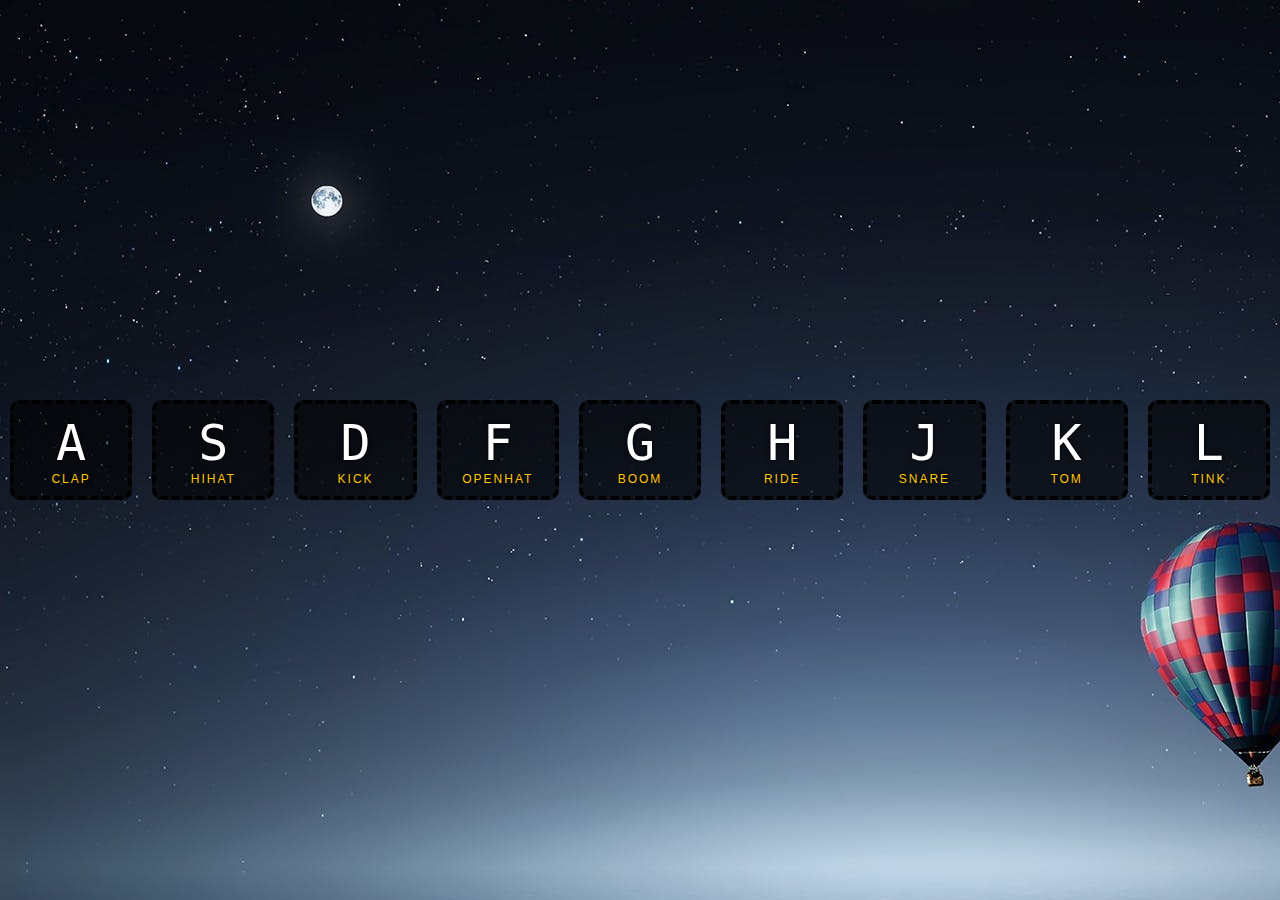
<file: 01_Drum/index.html>
<!DOCTYPE html>
<html lang="en">
<head>
    <meta charset="UTF-8">
    <meta name="viewport" content="width=device-width, initial-scale=1.0">
    <title>Drum-Kit</title>
    <link rel="stylesheet" href="styles.css">
</head>
<body>
    <div class="keys">
        <div data-key="65" class="key">
            <kbd>A</kbd>
            <span class="sound">clap</span>
        </div>
        <div data-key="83" class="key">
            <kbd>S</kbd>
            <span class="sound">hihat</span>
        </div>
        <div data-key="68" class="key">
          <kbd>D</kbd>
          <span class="sound">kick</span>
        </div>
        <div data-key="70" class="key">
          <kbd>F</kbd>
          <span class="sound">openhat</span>
        </div>
        <div data-key="71" class="key">
          <kbd>G</kbd>
          <span class="sound">boom</span>
        </div>
        <div data-key="72" class="key">
          <kbd>H</kbd>
          <span class="sound">ride</span>
        </div>
        <div data-key="74" class="key">
          <kbd>J</kbd>
          <span class="sound">snare</span>
        </div>
        <div data-key="75" class="key">
          <kbd>K</kbd>
          <span class="sound">tom</span>
        </div>
        <div data-key="76" class="key">
          <kbd>L</kbd>
          <span class="sound">tink</span>
        </div>
    </div>
    <audio data-key="65" src="sounds/clap.wav"></audio>
    <audio data-key="83" src="sounds/hihat.wav"></audio>
    <audio data-key="68" src="sounds/kick.wav"></audio>
    <audio data-key="70" src="sounds/openhat.wav"></audio>
    <audio data-key="71" src="sounds/boom.wav"></audio>
    <audio data-key="72" src="sounds/ride.wav"></audio>
    <audio data-key="74" src="sounds/snare.wav"></audio>
    <audio data-key="75" src="sounds/tom.wav"></audio>
    <audio data-key="76" src="sounds/tink.wav"></audio>

    <script src="script.js">

    </script>

</body>
</html>
</file>
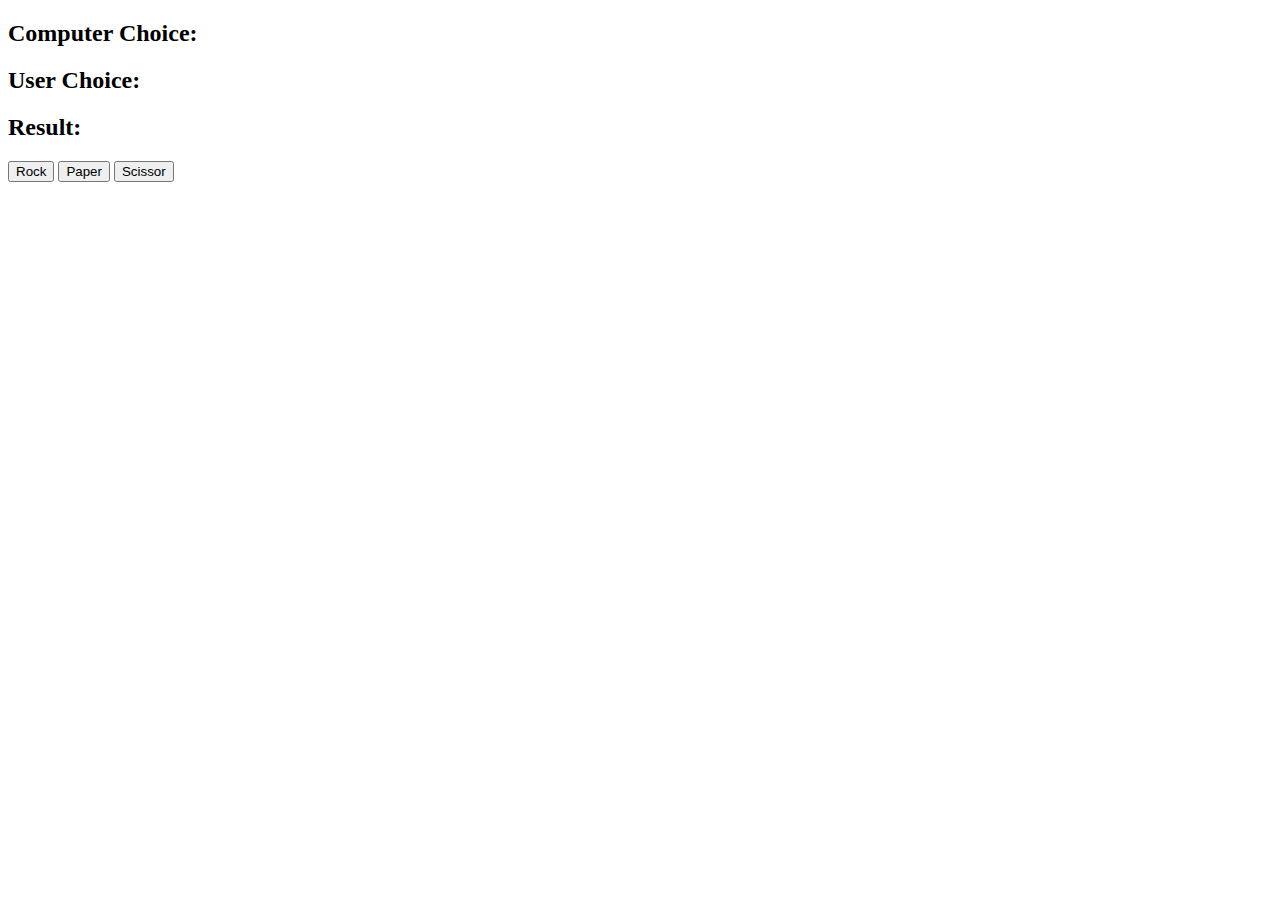
<file: 07_Rock_Paper_Scissor/index.html>
<!DOCTYPE html>
<html lang="en">
<head>
    <meta charset="UTF-8">
    <meta name="viewport" content="width=device-width, initial-scale=1.0">
    <title>Rock Paper Scissors</title>
</head>
<body>

    <h2>Computer Choice: <span id="computerChoice"></span></h2>
    <h2>User Choice: <span id="userChoice"></span></h2>
    <h2>Result: <span id="result"></span></h2>

    <button id="Rock">Rock</button>
    <button id="Paper">Paper</button>
    <button id="Scissor">Scissor</button>

    <script src="script.js" charset="UTF-8"></script>
</body>
</html>
</file>
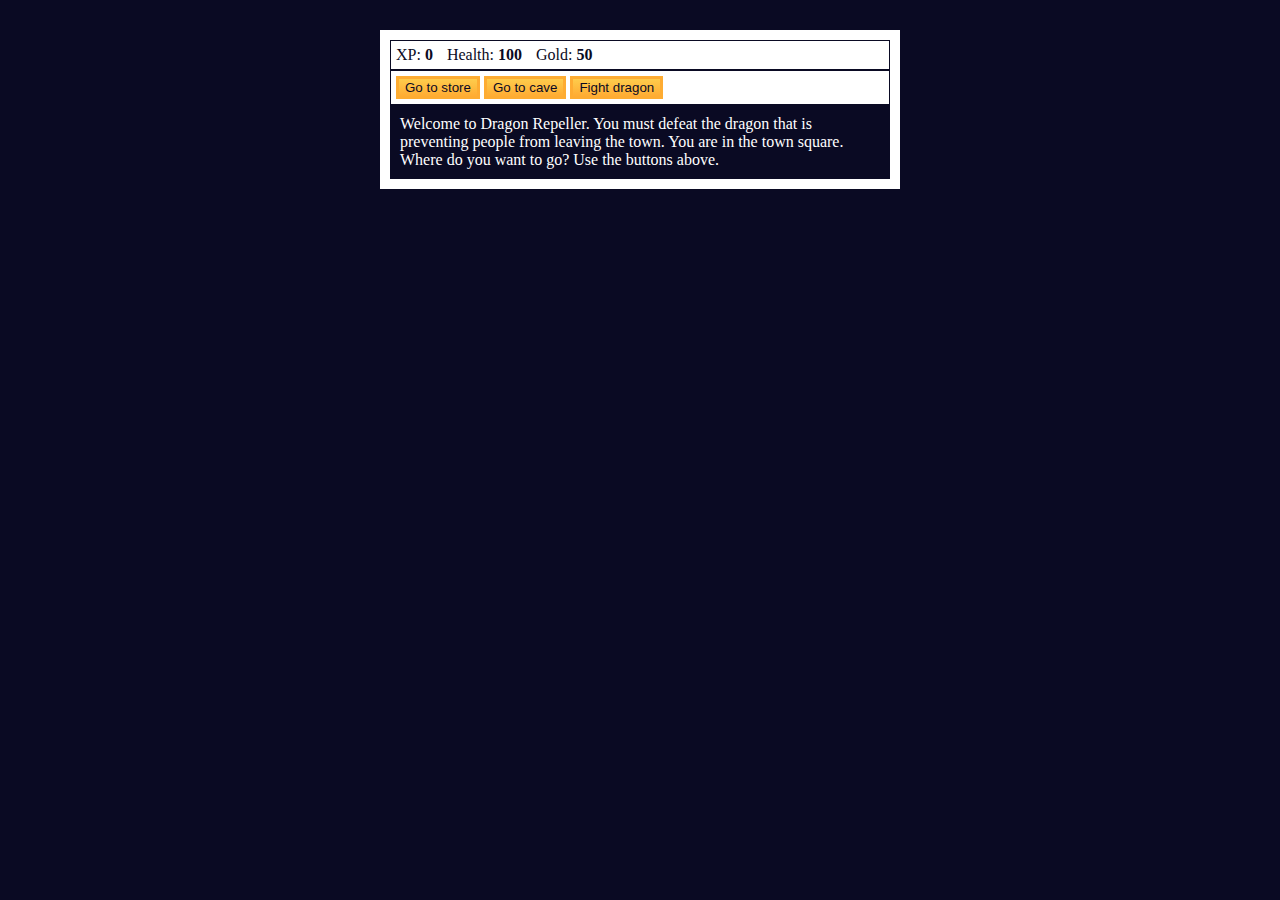
<file: Role-playing Game/role.html>
<!DOCTYPE html>
<html lang="en">
  <head>
    <meta charset="utf-8">
    <link rel="stylesheet" href="./styles.css">
    <title>RPG - Dragon Repeller</title>
  </head>
  <body>
    <div id="game">
      <div id="stats">
        <span class="stat">XP: <strong><span id="xpText">0</span></strong></span>
        <span class="stat">Health: <strong><span id="healthText">100</span></strong></span>
        <span class="stat">Gold: <strong><span id="goldText">50</span></strong></span>
      </div>
      <div id="controls">
        <button id="button1">Go to store</button>
        <button id="button2">Go to cave</button>
        <button id="button3">Fight dragon</button>
      </div>
      <div id="monsterStats">
        <span class="stat">Monster Name: <strong><span id="monsterName"></span></strong></span>
        <span class="stat">Health: <strong><span id="monsterHealth"></span></strong></span>
      </div>
      <div id="text">
        Welcome to Dragon Repeller. You must defeat the dragon that is preventing people from leaving the town. You are in the town square. Where do you want to go? Use the buttons above.
      </div>
    </div>
    <script src="./script.js"></script>
  </body>
</html>
</file>
<file: 01_Drum/styles.css>
html{
    font-size: 10px;
    background: url(./background1.jpg) ;
    background-size:auto;
}

body,html{
    margin: 0;
    padding: 0;
    font-family: sans-serif;
}

.keys{
    display: flex;
    flex: 1;
    min-height: 100vh;
    align-items: center;
    justify-content: center;
}

.key {
    border: .4rem dashed black;
    border-radius: 1rem;
    margin: 1rem;
    font:1.5rem;
    padding: 1rem 1.5rem;
    transition: all .07s ease;
    width: 10rem;
    text-align: center;
    color: white;
    background-color: rgba(0,0,0,0.6);
    text-shadow: 0 0 .5rem black;
  }

.playing {
    transform: scale(1.3);
    border-color: #ffc600;
    box-shadow: 0 0 1rem #ffc600;
}

kbd{
    display: block;
    font-size: 5rem;
}

.sound{
    font-size: 1.2rem;
    text-transform: uppercase;
    letter-spacing: 0.2rem;
    color: #ffc600;
}
</file>
<file: Role-playing Game/styles.css>
body {
    background-color: #0a0a23;
  }
  
  #text {
    background-color: #0a0a23;
    color: #ffffff;
    padding: 10px;
  }
  
  #game {
    max-width: 500px;
    max-height: 400px;
    background-color: #ffffff;
    color: #ffffff;
    margin: 30px auto 0px;
    padding: 10px;
  }
  
  #controls,
  #stats {
    border: 1px solid #0a0a23;
    padding: 5px;
    color: #0a0a23;
  }
  
  #monsterStats {
    display: none;
    border: 1px solid #0a0a23;
    padding: 5px;
    color: #ffffff;
    background-color: #c70d0d;
  }
  
  .stat {
    padding-right: 10px;
  }
  
  button {
    cursor: pointer;
    color: #0a0a23;
    background-color: #feac32;
    background-image: linear-gradient(#fecc4c, #ffac33);
    border: 3px solid #feac32;
  }
</file>
